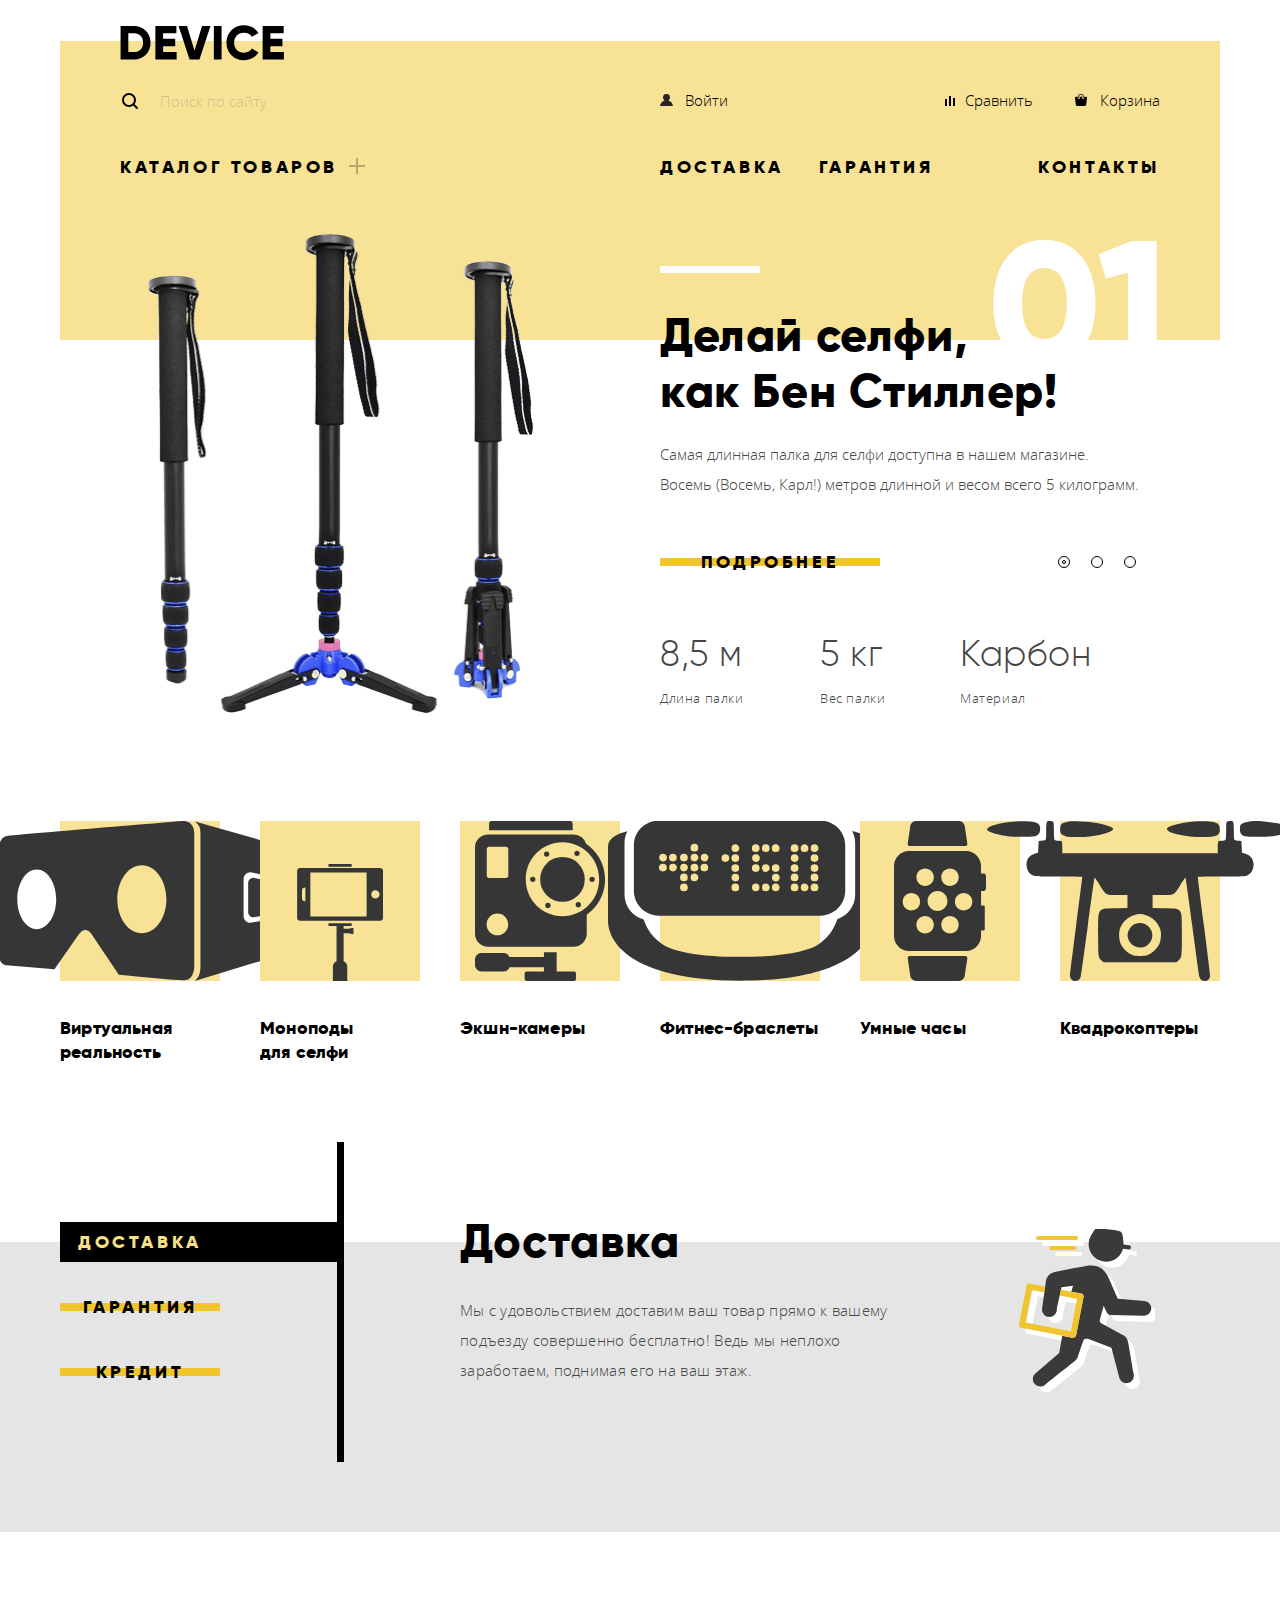
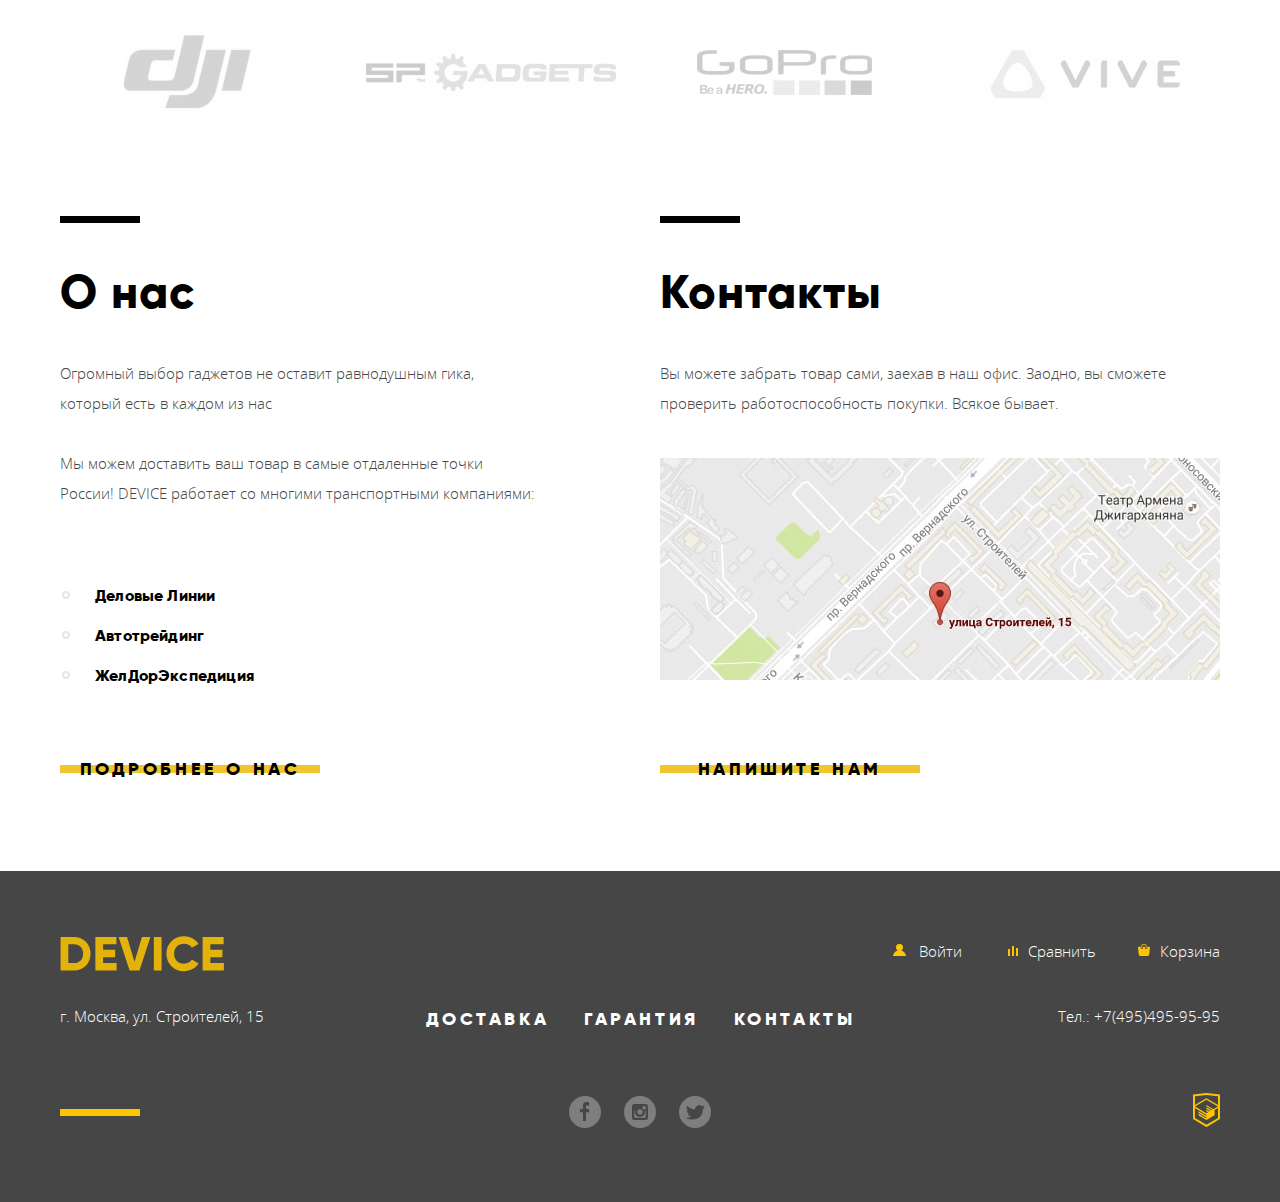
<file: index.html>
<!DOCTYPE html>
<html lang="ru">

<head>
  <meta charset="UTF-8">
  <meta name="viewport" content="width=device-width, initial-scale=1.0">
  <meta http-equiv="X-UA-Compatible" content="ie=edge">
  <title>Интернет-магазин Device</title>
  <link rel="stylesheet" href="css/normalize.css">
  <link rel="stylesheet" href="css/style.css">
</head>

<body>
  <!-- Header -->
  <header class="main-header">
    <div class="container">

      <div class="main-header__logotype-wrap">
        <div class="main-header__logotype">
          <a href="index.html" class="main-header__logo">
            <img src="img/header/device.svg" width="164" height="36" alt="Логотип магазина Device">
          </a>
        </div>
      </div>

      <div class="main-header__container">
        <div class="main-header__row">
          <div class="main-header__search">
            <input type="text" class="user-search" id="search" placeholder="Поиск по сайту">
            <label for="search" class="search-button">Найти</label>
          </div>

          <ul class="user-menu">
            <li>
              <ul class="user-menu__login">
                <li>
                  <a class="login__in" href="#">Войти</a>
                </li>
              </ul>
            </li>

            <li>
              <ul class="user-menu__other">
                <li>
                  <a class="user-menu__compare" href="#">Сравнить</a>
                </li>
                <li>
                  <a class="user-menu__cart" href="#">Корзина</a>
                </li>
              </ul>
            </li>
          </ul>
        </div>

        <div class="main-header__row">
          <ul class="catalog-menu">
            <li>
              <a class="catalog-menu__button menu-link--bold" href="#">Каталог
                товаров</a>
              <ul class="catalog-menu__list">
                <li>
                  <ul>
                    <li>
                      <a href="#">Виртуальная реальность</a>
                    </li>
                    <li>
                      <a href="#">Моноподы для селфи</a>
                    </li>
                    <li>
                      <a href="#">Экшн-камеры</a>
                    </li>
                  </ul>
                </li>
                <li>
                  <ul>
                    <li>
                      <a href="#">Фитнес-браслеты</a>
                    </li>
                    <li>
                      <a href="#">Умные часы</a>
                    </li>
                  </ul>
                </li>
                <li>
                  <ul>
                    <li>
                      <a href="#">Квадрокоптеры</a>
                    </li>
                  </ul>
                </li>
              </ul>
            </li>
          </ul>

          <ul class="site-menu">
            <li>
              <ul class="site-menu__dg">
                <li>
                  <a class="menu-link--bold" href="#">Доставка</a>
                </li>
                <li>
                  <a class="menu-link--bold" href="#">Гарантия</a>
                </li>
              </ul>
            </li>
            <li>
              <ul class="site-menu__contacts">
                <li>
                  <a class="menu-link--bold" href="#">Контакты</a>
                </li>
              </ul>
            </li>
          </ul>
        </div>
      </div>
    </div>
  </header>

  <!-- Main -->
  <main>
    <div class="container">
      <input class="visually-hidden" id="product-1" type="radio" name="slider" checked>
      <input class="visually-hidden" id="product-2" type="radio" name="slider">
      <input class="visually-hidden" id="product-3" type="radio" name="slider">
      <h1 class="visually-hidden">Интернет-магазин Device</h1>
      <section class="slider">
        <h2 class="visually-hidden">Слайдер</h2>
        <div class="slider-controls">
          <label for="product-1">
            <span class="visually-hidden">Первый слайд</span>
          </label>
          <label for="product-2">
            <span class="visually-hidden">Первый слайд</span>
          </label>
          <label for="product-3">
            <span class="visually-hidden">Первый слайд</span>
          </label>
        </div>

        <ul class="slider-list">
          <li class="slider-item" id="slider-1">
            <div class="slider-column--left">
              <img src="img/slider/slider-1.png" width="386" height="486" alt="Палка для селфи">
            </div>
            <div class="slider-column--right">
              <h3>Делай селфи,<br> как Бен Стиллер!</h3>
              <p class="slider-number">01</p>
              <p>Самая длинная палка для селфи доступна в нашем магазине. Восемь (Восемь, Карл!)
                метров
                длинной и весом всего 5 килограмм.</p>
              <a href="#" class="btn">Подробнее</a>
              <table class="descriptions">
                <tr>
                  <td>8,5 м</td>
                  <td>5 кг</td>
                  <td>Карбон</td>
                </tr>
                <tr>
                  <td>Длина палки</td>
                  <td>Вес палки</td>
                  <td>Материал</td>
                </tr>
              </table>
            </div>
          </li>

          <li class="slider-item" id="slider-2">
            <div class="slider-column--left"><img src="img/slider/slider-2.png" width="345"
                height="485" alt="Фитнес-браслет"></div>
            <div class="slider-column--right">
              <h3>Худеем<br> правильно!</h3>
              <p class="slider-number">02</p>
              <p>Мотивирующие фитнес-браслет помогут найти в себе силы не пропускать занятия и
                соблюдать
                диету.</p>
              <a href="#" class="btn">Подробнее</a>
              <table class="descriptions">
                <tr>
                  <td>48 часов</td>
                </tr>
                <tr>
                  <td>Без подзарядки</td>
                </tr>
              </table>
            </div>
          </li>

          <li class="slider-item" id="slider-3">
            <div class="slider-column--left">
              <img src="img/slider/slider-3.png" width="526" height="334" alt="Квадрокоптер">
            </div>
            <div class="slider-column--right">
              <h3>Порхает как бабочка,<br> жалит как пчела!</h3>
              <p class="slider-number">03</p>
              <p>Этот обычный, на первый взгляд, квадрокоптер оснащен мощным лазером,
                замаскированным
                под
                стандартную камеру.</p>
              <a href="#" class="btn">Подробнее</a>
              <table class="descriptions">
                <tr>
                  <td>800 метров</td>
                  <td>50 метров</td>
                </tr>
                <tr>
                  <td>Дальность полёта</td>
                  <td>Радиус поражение</td>
                </tr>
              </table>
            </div>
          </li>
        </ul>
      </section>

      <section class="popular">
        <h2 class="visually-hidden">Популярные товары</h2>
        <ul class="popular__list">
          <li class="popular__item">
            <a href="catalog.html">
              <div>
                <img src="img/popular/popular-1.svg" alt="Виртуальная реальность">
              </div>
              <p>Виртуальная реальность</p>
            </a>
          </li>
          <li class="popular__item">
            <a href="catalog.html">
              <div>
                <img src="img/popular/popular-2.svg" alt="Моноподы для селфи">
              </div>
              <p>Моноподы</br> для селфи</p>
            </a>
          </li>
          <li class="popular__item">
            <a href="catalog.html">
              <div>
                <img src="img/popular/popular-3.svg" alt="Экшн-камеры">
              </div>
              <p>Экшн-камеры</p>
            </a>
          </li>
          <li class="popular__item">
            <a href="catalog.html">
              <div>
                <img src="img/popular/popular-4.svg" alt="Фитнес-браслеты">
              </div>
              <p>Фитнес-браслеты</p>
            </a>
          </li>
          <li class="popular__item">
            <a href="catalog.html">
              <div>
                <img src="img/popular/popular-5.svg" alt="Умные часы">
              </div>
              <p>Умные часы</p>
            </a>
          </li>
          <li class="popular__item">
            <a href="catalog.html">
              <div>
                <img src="img/popular/popular-6.svg" alt="Квадрокоптеры">
              </div>
              <p>Квадрокоптеры</p>
            </a>
          </li>
        </ul>
      </section>
    </div>

    <section class="services">
      <div class="container">
        <h2 class="visually-hidden">Сервисы</h2>
        <input class="visually-hidden" type="radio" name="service" id="delivery" value="delivery"
          checked>
        <input class="visually-hidden" type="radio" name="service" id="warranty" value="warranty">
        <input class="visually-hidden" type="radio" name="service" id="credit" value="credit">
        <div class="service-wrap">
          <div class="service__list">
            <label for="delivery" class="btn btn__service btn__service--checked">
              Доставка
            </label>
            <label for="warranty" class="btn btn__service">
              Гарантия
            </label>
            <label for="credit" class="btn btn__service">
              Кредит
            </label>
          </div>

          <div class="service service__delivery current-service">
            <h3>Доставка</h3>
            <p>Мы с удовольствием доставим ваш товар прямо к вашему подъезду совершенно бесплатно!
              Ведь мы неплохо заработаем, поднимая его на ваш этаж.</p>
          </div>
          <div class="service service__warranty">
            <h3>Гарантия</h3>
            <p>Если из-за возгорания купленного у нас товара у вас сгорит дом - не переживайте, мы
              выдадим вам новый. Товар, не дом конечно же.</p>
          </div>
          <div class="service service__credit">
            <h3>Кредит</h3>
            <p>Залезть в долговую яму стало проще! Кредитные консультанты подберут для вас наиболее
              выгодные условия кредита. Выгодные для нашего банка разумеется.</p>
          </div>
        </div>
      </div>
    </section>


    <section class="logotypes">
      <div class="container">
        <h2 class="visually-hidden">Логотипы</h2>
        <ul class="logo__list">
          <li class="logo__item">
            <a href="#">
              <img src="img/logotypes/logo-1.jpg" alt="DJI">
            </a>
          </li>
          <li class="logo__item">
            <a href="#">
              <img src="img/logotypes/logo-2.jpg" alt="SPGadgets">
            </a>
          </li>
          <li class="logo__item">
            <a href="#">
              <img src="img/logotypes/logo-3.jpg" alt="GoPro">
            </a>
          </li>
          <li class="logo__item">
            <a href="#">
              <img src="img/logotypes/logo-4.jpg" alt="Vive">
            </a>
          </li>
        </ul>
      </div>
    </section>

    <section class="info">
      <div class="container">
        <h2 class="visually-hidden">Информация</h2>
        <div class="info-wrapper">
          <section class="info__about">
            <h3>О нас</h3>
            <p>Огромный выбор гаджетов не оставит равнодушным гика, который есть в каждом из нас</p>
            <p>Мы можем доставить ваш товар в самые отдаленные точки России! DEVICE работает со
              многими транспортными компаниями:</p>
            <ul class="transport__list">
              <li class="transport__item">Деловые Линии</li>
              <li class="transport__item">Автотрейдинг</li>
              <li class="transport__item">ЖелДорЭкспедиция</li>
            </ul>
            <a href="about.html" class="btn">Подробнее о нас</a>
          </section>

          <section class="info__contacts">
            <h3>Контакты</h3>
            <p>Вы можете забрать товар сами, заехав в наш офис. Заодно, вы сможете проверить
              работоспособность покупки. Всякое бывает.</p>
            <a class="info__map">
              <img src="img/contact/map.jpg"
                alt="Офис компании по адресу ул. Строителей 15, Москва">
            </a>
            <button class="btn btn__write">Напишите нам</button>
          </section>
        </div>
      </div>
    </section>

  </main>

  <!-- Footer -->
  <footer class="main-footer">
    <div class="container">
      <div class="main-footer__wrap">
        <div class="main-footer__column-one">
          <a href="index.html" class="main-footer__logo">
            <img src="img/footer/device.svg" alt="Логотип магазина Device">
          </a>
          <p>г. Москва, ул. Строителей, 15</p>
        </div>

        <div class="main-footer__column-two">
          <ul class="user-menu__login">
            <li class="login__in">
              <a href="#">Войти</a>
            </li>
          </ul>

          <ul class="site-menu">
            <li>
              <a class="menu-link--bold" href="#">Доставка</a>
            </li>
            <li>
              <a class="menu-link--bold" href="#">Гарантия</a>
            </li>
            <li>
              <a class="menu-link--bold" href="#">Контакты</a>
            </li>
          </ul>

          <ul class="social__buttons">
            <li>
              <a href="#" class="social__button social__button--facebook">
                <span class="visually-hidden">Facebook</span>
                <svg version="1.1" id="Layer_1" xmlns="http://www.w3.org/2000/svg"
                  xmlns:xlink="http://www.w3.org/1999/xlink" x="0px" y="0px" width="32px"
                  height="32px" viewBox="0 0 32 32" enable-background="new 0 0 32 32"
                  xml:space="preserve">
                  <path fill="#FFFFFF"
                    d="M16,0C7.164,0,0,7.163,0,16s7.164,16,16,16c8.837,0,16-7.164,16-16S24.837,0,16,0z M20.062,9.455h-3.021
	v3.444h3.021v3.445h-3.021v8.61h-3.021v-8.61H11v-3.445h3.021V9.455c0-1.902,1.353-3.445,3.021-3.445h3.021V9.455z" />
                </svg>
              </a>
            </li>
            <li>
              <a href="#" class="social__button social__button--instagram">
                <span class="visually-hidden">Instagram</span>
                <svg version="1.1" id="Layer_1" xmlns="http://www.w3.org/2000/svg"
                  xmlns:xlink="http://www.w3.org/1999/xlink" x="0px" y="0px" width="32px"
                  height="32px" viewBox="0 0 32 32" enable-background="new 0 0 32 32"
                  xml:space="preserve">
                  <g>
                    <path fill="#FFFFFF" d="M20.916,16c0,2.728-2.211,4.938-4.938,4.938S11.039,18.728,11.039,16c0-0.394,0.051-0.773,0.138-1.14
		h-0.897v6.838h11.396V14.86h-0.897C20.865,15.227,20.916,15.606,20.916,16z" />
                    <path fill="#FFFFFF" d="M15.978,18.659c1.466,0,2.659-1.193,2.659-2.659s-1.193-2.659-2.659-2.659
		c-1.466,0-2.659,1.193-2.659,2.659S14.511,18.659,15.978,18.659z" />
                    <rect x="18.637" y="10.302" fill="#FFFFFF" width="3.039" height="3.039" />
                    <path fill="#FFFFFF" d="M16,0C7.164,0,0,7.164,0,16c0,8.837,7.164,16,16,16c8.837,0,16-7.163,16-16C32,7.164,24.837,0,16,0z
		 M23.955,21.698c0,1.254-1.025,2.279-2.279,2.279H10.279C9.026,23.978,8,22.952,8,21.698V10.302c0-1.253,1.026-2.279,2.279-2.279
		h11.396c1.254,0,2.279,1.026,2.279,2.279V21.698z" />
                  </g>
                </svg>
              </a>
            </li>
            <li>
              <a href="#" class="social__button social__button--twitter">
                <span class="visually-hidden">Twitter</span>
                <svg version="1.1" xmlns="http://www.w3.org/2000/svg"
                  xmlns:xlink="http://www.w3.org/1999/xlink" x="0px" y="0px" width="32px"
                  height="32px" viewBox="0 0 32 32" enable-background="new 0 0 32 32"
                  xml:space="preserve">
                  <path fill="#FFFFFF"
                    d="M16,0C7.164,0,0,7.164,0,16c0,8.837,7.164,16,16,16c8.837,0,16-7.163,16-16C32,7.164,24.837,0,16,0z
                  M23.944,12.809c-0.251,6.516-3.463,10.832-10.992,10.702c-0.14,0-0.205,0-0.233,0c-0.015,0-0.021,0-0.021,0
                 c-0.029,0-0.094,0-0.232,0c-0.447,0-4.543-0.443-5.344-1.823c2.479,0.19,4.247-0.406,5.12-1.136
                 c-1.048-0.289-2.923-0.461-3.251-2.848c0.384,0.104,0.618,0.221,1.299,0.113c-1.307-0.824-2.758-1.519-2.679-3.643
                 c0.311,0.317,1.164,0.518,1.46,0.457c-0.768-0.233-2.149-3.244-0.974-4.781c1.984,1.79,4.075,3.482,7.804,3.643
                 c0.227-2.214,1.24-3.699,3.168-4.325c1.84-0.479,3.255,0.26,3.901,1.138c0.737-0.224,1.453-0.466,2.193-0.685
                 c-0.004,0.833-0.569,1.463-0.935,1.709c0.747,0.165,1.423-0.475,1.423-0.475C25.467,11.818,24.557,12.58,23.944,12.809z" />
                </svg>
              </a>
            </li>
          </ul>
        </div>

        <div class="main-footer__column-three">
          <ul class="main-footer__user-menu">
            <li>
              <a class="user-menu__compare" href="#">Сравнить</a>
            </li>
            <li>
              <a class="user-menu__cart" href="#">Корзина</a>
            </li>
          </ul>
          <p class="main-footer__tel">Тел.: +7(495)495-95-95</p>
          <p class="copyright">
            <a href="https://htmlacademy.ru">
              <span class="visually-hidden">HTML Academy</span>
              <svg xmlns="http://www.w3.org/2000/svg" width="26.943" height="34.09"
                viewBox="0 0 26.943 34.09">
                <path fill="#FFC600"
                  d="M13.62.017L13.472 0 0 1.412v24.661l13.473 8.017 13.43-7.99.042-.025V1.412L13.62.017zm11.399 12.11L13.495 5.334l-.001-.104-.087.05-.088-.056v.109L1.925 12.118V3.147l11.548-1.212L25.02 3.147v8.98zm-11.614-5.34L24.923 13.5l-4.479 2.64-7.093-4.221-.014 1.415 5.904 3.513-.86.507-5.03-2.992-.014 1.415 3.827 2.275-.782.523-3.031-1.787-.014 1.413 1.853 1.091-1.8 1.081-11.356-6.751 11.371-6.835zm-11.48 8.34l11.411 6.791.016 1.044-7.942-4.728-.015 1.416 7.979 4.795.018 1.076-7.973-4.74-.013 1.414 8.021 4.822.046.025 8.143-4.872-.011-5.177 3.415-2.036v10.021L13.472 31.85 1.925 24.979v-9.852z" />
              </svg>
            </a>
          </p>
        </div>
      </div>
    </div>
  </footer>

  <section class="modal modal__write_us">
    <h2 class="visually-hidden">Форма отправки сообщения</h2>
    <form class="write__form" action="https://echo.htmlacademy.ru" method="post">
      <p class="write__item">
        <label for="name">Ваше имя:</label>
        <input id="name" type="text" placeholder="Имя Фамилия">
      </p>
      <p class="write__item">
        <label for="email">Ваш e-mail:</label>
        <input id="email" type="email" placeholder="email@example.com">
      </p>
      <p class="write__item">
        <label for="message">Текст письма:</label>
        <textarea name="message" id="message" cols="30" rows="5"
          placeholder="В свободной форме"></textarea>
      </p>
      <button class="btn btn__submit" type="submit">Отправить</button>
    </form>
    <button class="modal__close" type="button">Закрыть</button>
  </section>

  <section class="modal modal__map">
    <h2 class="visually-hidden">Как до нас добраться</h2>
    <iframe src="https://yandex.ru/map-widget/v1/-/CKQ3N0iQ" width="960" height="560"
      frameborder="1" allowfullscreen="true"></iframe>
    <p>
      <img src="img/contact/map-big.jpg" width="960" height="560"
        alt="Офис компании по адресу ул. Строителей 15, Москва">
    </p>
    <button class="modal__close">Закрыть</button>
  </section>
  <script src="js/app.js"></script>
</body>

</html>
</file>
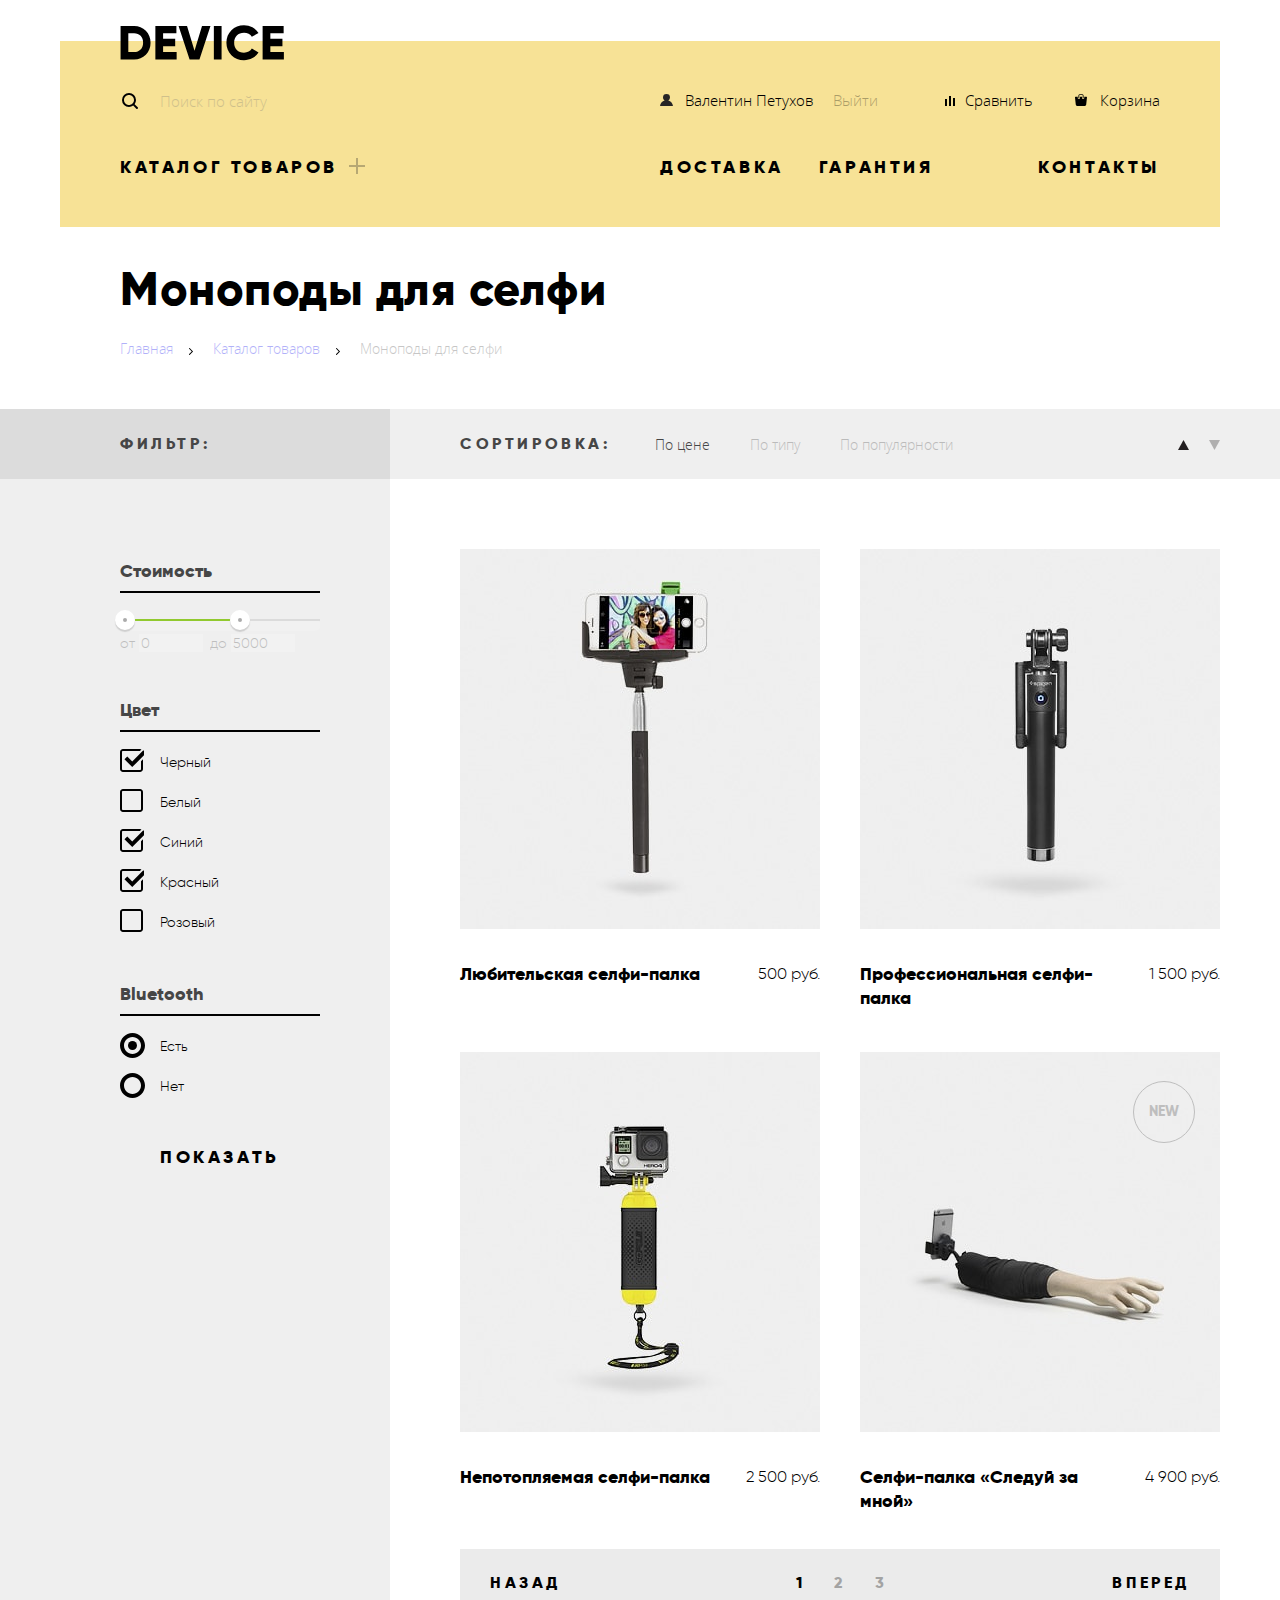
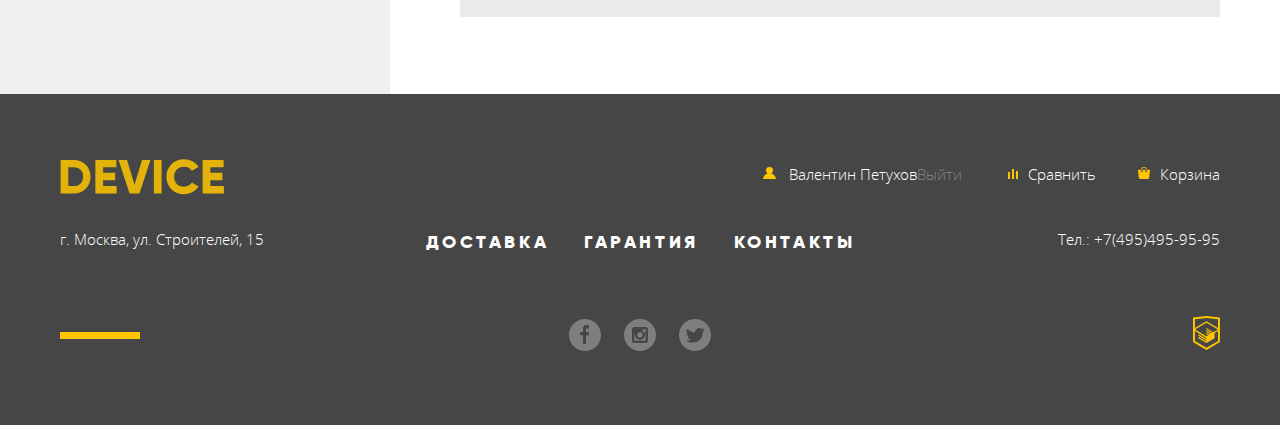
<file: catalog.html>
<!DOCTYPE html>
<html lang="ru">

<head>
  <meta charset="UTF-8">
  <meta name="viewport" content="width=device-width, initial-scale=1.0">
  <meta http-equiv="X-UA-Compatible" content="ie=edge">
  <title>Каталог</title>
  <link rel="stylesheet" href="css/normalize.css">
  <link rel="stylesheet" href="css/style.css">
</head>

<body class="inner-page">
  <!-- Header -->
  <header class="main-header">
    <div class="container">

      <div class="main-header__logotype-wrap">
        <div class="main-header__logotype">
          <a href="index.html" class="main-header__logo">
            <img src="img/header/device.svg" width="164" height="36" alt="Логотип магазина Device">
          </a>
        </div>
      </div>

      <div class="main-header__container">
        <div class="main-header__row">
          <div class="main-header__search">
            <input type="text" class="user-search" id="search" placeholder="Поиск по сайту">
            <label for="search" class="search-button">Найти</label>
          </div>

          <ul class="user-menu">
            <li>
              <ul class="user-menu__login">
                <li>
                  <a class="login__in login__profile" href="#">Валентин Петухов</a>
                </li>
                <li>
                  <a class="login__out" href="#">Выйти</a>
                </li>
              </ul>
            </li>

            <li>
              <ul class="user-menu__other">
                <li>
                  <a class="user-menu__compare" href="#">Сравнить</a>
                </li>
                <li>
                  <a class="user-menu__cart" href="#">Корзина</a>
                </li>
              </ul>
            </li>
          </ul>
        </div>

        <div class="main-header__row">
          <ul class="catalog-menu">
            <li>
              <a class="catalog-menu__button menu-link--bold" href="#">Каталог
                товаров</a>
              <ul class="catalog-menu__list">
                <li>
                  <ul>
                    <li>
                      <a href="#">Виртуальная реальность</a>
                    </li>
                    <li>
                      <a href="#">Моноподы для селфи</a>
                    </li>
                    <li>
                      <a href="#">Экшн-камеры</a>
                    </li>
                  </ul>
                </li>
                <li>
                  <ul>
                    <li>
                      <a href="#">Фитнес-браслеты</a>
                    </li>
                    <li>
                      <a href="#">Умные часы</a>
                    </li>
                  </ul>
                </li>
                <li>
                  <ul>
                    <li>
                      <a href="#">Квадрокоптеры</a>
                    </li>
                  </ul>
                </li>
              </ul>
            </li>
          </ul>

          <ul class="site-menu">
            <li>
              <ul class="site-menu__dg">
                <li>
                  <a class="menu-link--bold" href="#">Доставка</a>
                </li>
                <li>
                  <a class="menu-link--bold" href="#">Гарантия</a>
                </li>
              </ul>
            </li>
            <li>
              <ul class="site-menu__contacts">
                <li>
                  <a class="menu-link--bold" href="#">Контакты</a>
                </li>
              </ul>
            </li>
          </ul>
        </div>
      </div>
    </div>
  </header>

  <!-- Main -->
  <main class="main-catalog">
    <div class="container">
      <div class="main__wrap">
        <h1>Моноподы для селфи</h1>
        <ul class="breadcrumbs">
          <li><a href="index.html">Главная</a></li>
          <li><a href="catalog.html">Каталог товаров</a></li>
          <li class="breadcrumbs__current">Моноподы для селфи</li>
        </ul>
      </div>

      <div class="main__container">
        <section class="filters">
          <h3>Фильтр:</h3>
          <form action="https://echo.htmlacademy.ru" method="get">
            <fieldset class="filter-item">
              <legend>Стоимость</legend>
              <div class="range-filter">
                <div class="range-controls">
                  <div class="scale">
                    <div class="bar"></div>
                  </div>
                  <div class="toggle toggle-min"></div>
                  <div class="toggle toggle-max"></div>
                </div>
                <div class="price-controls">
                  <label class="min-price">
                    от
                    <input type="text" name="min-price" value="0" readonly>
                  </label>
                  <label class="max-price">
                    до
                    <input type="text" class="max-price" value="5000" readonly>
                  </label>
                </div>
              </div>
            </fieldset>

            <fieldset class="filter-item filter-item__color">
              <legend>Цвет</legend>
              <p>
                <input class="visually-hidden" type="checkbox" name="black" id="black" checked>
                <label for="black">Черный</label>
              </p>
              <p>
                <input class="visually-hidden" type="checkbox" name="white" id="white">
                <label for="white">Белый</label>
              </p>
              <p>
                <input class="visually-hidden" type="checkbox" name="blue" id="blue" checked>
                <label for="blue">Синий</label>
              </p>
              <p>
                <input class="visually-hidden" type="checkbox" name="red" id="red" checked>
                <label for="red">Красный</label>
              </p>
              <p>
                <input class="visually-hidden" type="checkbox" name="pink" id="pink">
                <label for="pink">Розовый</label>
              </p>
            </fieldset>

            <fieldset class="filter-item filter-item__bluetooth">
              <legend>Bluetooth</legend>
              <p>
                <input type="radio" name="bluetooth" id="has" class="visually-hidden" checked>
                <label for="has">Есть</label>
              </p>
              <p>
                <input type="radio" name="bluetooth" id="no_has" class="visually-hidden">
                <label for="no_has">Нет</label>
              </p>
            </fieldset>
            <button class="btn btn__filter" type="submit">Показать</button>
          </form>
        </section>

        <section class="catalog">
          <h2 class="visually-hidden">Список товаров</h2>
          <nav class="sorting">
            <h3>Сортировка:</h3>

            <ul class="sort__list">
              <li class="sort__item">
                <input type="radio" name="sort" class="visually-hidden" value="price"
                  id="sort__price" checked>
                <label for="sort__price">По цене</label>
              </li>
              <li class="sort__item">
                <input type="radio" name="sort" class="visually-hidden" value="type"
                  id="sort__type">
                <label for="sort__type">По типу</label>
              </li>
              <li class="sort__item">
                <input type="radio" name="sort" class="visually-hidden" value="popular"
                  id="sort__popular">
                <label for="sort__popular">По популярности</label>
              </li>
            </ul>

            <ul class="sorting__list">
              <li class="sorting__item">
                <input type="radio" name="sorting" value="low" id="sorting__low"
                  class="visually-hidden" checked>
                <label for="sorting__low" class="sorting__low">
                  <svg xmlns="http://www.w3.org/2000/svg" width="11" height="10"
                    viewBox="0 0 11 10">
                    <path fill="#231F20" d="M5.5 0L0 10h11z" /></svg>
                  <span class="visually-hidden">
                    Сортировка по возрастанию
                  </span>
                </label>
              </li>
              <li class="sorting__item">
                <input type="radio" name="sorting" value="high" id="sorting__high"
                  class="visually-hidden">
                <label for="sorting__high" class="sorting__high">
                  <svg xmlns="http://www.w3.org/2000/svg" width="11" height="10"
                    viewBox="0 0 11 10">
                    <path fill="#231F20" d="M5.5 10L0 0h11" /></svg>
                  <span class="visually-hidden">
                    Сортировка по
                    убыванию
                  </span>
                </label>
              </li>
            </ul>
          </nav>

          <ul class="catalog__list">
            <li class="catalog__item">
              <div class="catalog__item__card">
                <a href="catalog-item.html">
                  <h3>
                    <span class="catalog__item__title">Любительская селфи-палка</span>
                    <span class="catalog__item__price">500 руб.</span>
                  </h3>
                </a>
                <p class="catalog__item__image">
                  <img src="img/catalog/item-1.jpg" width="360" height="380"
                    alt="Любительская селфи-палка»">
                </p>
              </div>
              <p class="catalog__item__actions">
                <a href="#" class="btn btn__basket">В корзину</a>
                <a href="#" class="button__compare">Добавить к сравнению</a>
              </p>
            </li>

            <li class="catalog__item">
              <div class="catalog__item__card">
                <a href="catalog-item.html">
                  <h3>
                    <span class="catalog__item__title">Профессиональная селфи-палка</span>
                    <span class="catalog__item__price">1 500 руб.</span>
                  </h3>
                </a>
                <p class="catalog__item__image">
                  <img src="img/catalog/item-2.jpg" width="360" height="380"
                    alt="Профессиональная селфи-палка">
                </p>
              </div>
              <p class="catalog__item__actions">
                <a href="#" class="btn btn__basket">В корзину</a>
                <a href="#" class="button__compare">Добавить к сравнению</a>
              </p>
            </li>

            <li class="catalog__item">
              <div class="catalog__item__card">
                <a href="catalog-item.html">
                  <h3>
                    <span class="catalog__item__title">Непотопляемая селфи-палка</span>
                    <span class="catalog__item__price">2 500 руб.</span>
                  </h3>
                </a>
                <p class="catalog__item__image">
                  <img src="img/catalog/item-3.jpg" width="360" height="380"
                    alt="Непотопляемая селфи-палка">
                </p>
              </div>
              <p class="catalog__item__actions">
                <a href="#" class="btn btn__basket">В корзину</a>
                <a href="#" class="button__compare">Добавить к сравнению</a>
              </p>
            </li>

            <li class="catalog__item">
              <div class="catalog__item__card">
                <a href="catalog-item.html">
                  <h3>
                    <span class="catalog__item__title">Селфи-палка «Следуй за мной»</span>
                    <span class="catalog__item__price">4 900 руб.</span>
                  </h3>
                </a>
                <p class="catalog__item__image">
                  <img src="img/catalog/item-4.jpg" width="360" height="380"
                    alt="Селфи-палка «Следуй за мной»">
                </p>
              </div>
              <p class="item__new">new</p>
              <p class="catalog__item__actions">
                <a href="#" class="btn btn__basket">В корзину</a>
                <a href="#" class="button__compare">Добавить к сравнению</a>
              </p>
            </li>
          </ul>

          <section class="pagination">
            <h3 class="visually-hidden">Навигация по страницам</h3>
            <ul class="pagination__list">
              <li>
                <a href="#" class="page-btn btn-back"><span>Назад</span></a>
              </li>
              <li>
                <ul class="pagination__pages">
                  <li>
                    <a href="#" class="pagination__page page-btn page-current">1</a>
                  </li>
                  <li>
                    <a href="#" class="pagination__page page-btn">2</a>
                  </li>
                  <li>
                    <a href="#" class="pagination__page page-btn">3</a>
                  </li>
                </ul>
              </li>
              <li>
                <a href="#" class="page-btn btn-next"><span>Вперед</span></a>
              </li>
            </ul>
          </section>
        </section>

      </div>
    </div>
  </main>

  <!-- Footer -->
  <footer class="main-footer">
    <div class="container">
      <div class="main-footer__wrap">
        <div class="main-footer__column-one">
          <a href="index.html" class="main-footer__logo">
            <img src="img/footer/device.svg" alt="Логотип магазина Device">
          </a>
          <p>г. Москва, ул. Строителей, 15</p>
        </div>

        <div class="main-footer__column-two">
          <ul class="user-menu__login">
            <li class="login__in login__profile">
              <a href="#">Валентин Петухов</a>
            </li>
            <li class="login__out">
              <a href="#">Выйти</a>
            </li>
          </ul>

          <ul class="site-menu">
            <li>
              <a class="menu-link--bold" href="#">Доставка</a>
            </li>
            <li>
              <a class="menu-link--bold" href="#">Гарантия</a>
            </li>
            <li>
              <a class="menu-link--bold" href="#">Контакты</a>
            </li>
          </ul>

          <ul class="social__buttons">
            <li>
              <a href="#" class="social__button social__button--facebook">
                <span class="visually-hidden">Facebook</span>
                <svg version="1.1" id="Layer_1" xmlns="http://www.w3.org/2000/svg"
                  xmlns:xlink="http://www.w3.org/1999/xlink" x="0px" y="0px" width="32px"
                  height="32px" viewBox="0 0 32 32" enable-background="new 0 0 32 32"
                  xml:space="preserve">
                  <path fill="#FFFFFF"
                    d="M16,0C7.164,0,0,7.163,0,16s7.164,16,16,16c8.837,0,16-7.164,16-16S24.837,0,16,0z M20.062,9.455h-3.021
	v3.444h3.021v3.445h-3.021v8.61h-3.021v-8.61H11v-3.445h3.021V9.455c0-1.902,1.353-3.445,3.021-3.445h3.021V9.455z" />
                </svg>
              </a>
            </li>
            <li>
              <a href="#" class="social__button social__button--instagram">
                <span class="visually-hidden">Instagram</span>
                <svg version="1.1" id="Layer_1" xmlns="http://www.w3.org/2000/svg"
                  xmlns:xlink="http://www.w3.org/1999/xlink" x="0px" y="0px" width="32px"
                  height="32px" viewBox="0 0 32 32" enable-background="new 0 0 32 32"
                  xml:space="preserve">
                  <g>
                    <path fill="#FFFFFF" d="M20.916,16c0,2.728-2.211,4.938-4.938,4.938S11.039,18.728,11.039,16c0-0.394,0.051-0.773,0.138-1.14
		h-0.897v6.838h11.396V14.86h-0.897C20.865,15.227,20.916,15.606,20.916,16z" />
                    <path fill="#FFFFFF" d="M15.978,18.659c1.466,0,2.659-1.193,2.659-2.659s-1.193-2.659-2.659-2.659
		c-1.466,0-2.659,1.193-2.659,2.659S14.511,18.659,15.978,18.659z" />
                    <rect x="18.637" y="10.302" fill="#FFFFFF" width="3.039" height="3.039" />
                    <path fill="#FFFFFF" d="M16,0C7.164,0,0,7.164,0,16c0,8.837,7.164,16,16,16c8.837,0,16-7.163,16-16C32,7.164,24.837,0,16,0z
		 M23.955,21.698c0,1.254-1.025,2.279-2.279,2.279H10.279C9.026,23.978,8,22.952,8,21.698V10.302c0-1.253,1.026-2.279,2.279-2.279
		h11.396c1.254,0,2.279,1.026,2.279,2.279V21.698z" />
                  </g>
                </svg>
              </a>
            </li>
            <li>
              <a href="#" class="social__button social__button--twitter">
                <span class="visually-hidden">Twitter</span>
                <svg version="1.1" xmlns="http://www.w3.org/2000/svg"
                  xmlns:xlink="http://www.w3.org/1999/xlink" x="0px" y="0px" width="32px"
                  height="32px" viewBox="0 0 32 32" enable-background="new 0 0 32 32"
                  xml:space="preserve">
                  <path fill="#FFFFFF"
                    d="M16,0C7.164,0,0,7.164,0,16c0,8.837,7.164,16,16,16c8.837,0,16-7.163,16-16C32,7.164,24.837,0,16,0z
                  M23.944,12.809c-0.251,6.516-3.463,10.832-10.992,10.702c-0.14,0-0.205,0-0.233,0c-0.015,0-0.021,0-0.021,0
                 c-0.029,0-0.094,0-0.232,0c-0.447,0-4.543-0.443-5.344-1.823c2.479,0.19,4.247-0.406,5.12-1.136
                 c-1.048-0.289-2.923-0.461-3.251-2.848c0.384,0.104,0.618,0.221,1.299,0.113c-1.307-0.824-2.758-1.519-2.679-3.643
                 c0.311,0.317,1.164,0.518,1.46,0.457c-0.768-0.233-2.149-3.244-0.974-4.781c1.984,1.79,4.075,3.482,7.804,3.643
                 c0.227-2.214,1.24-3.699,3.168-4.325c1.84-0.479,3.255,0.26,3.901,1.138c0.737-0.224,1.453-0.466,2.193-0.685
                 c-0.004,0.833-0.569,1.463-0.935,1.709c0.747,0.165,1.423-0.475,1.423-0.475C25.467,11.818,24.557,12.58,23.944,12.809z" />
                </svg>
              </a>
            </li>
          </ul>
        </div>

        <div class="main-footer__column-three">
          <ul class="main-footer__user-menu">
            <li>
              <a class="user-menu__compare" href="#">Сравнить</a>
            </li>
            <li>
              <a class="user-menu__cart" href="#">Корзина</a>
            </li>
          </ul>
          <p class="main-footer__tel">Тел.: +7(495)495-95-95</p>
          <p class="copyright">
            <a href="https://htmlacademy.ru">
              <span class="visually-hidden">HTML Academy</span>
              <svg xmlns="http://www.w3.org/2000/svg" width="26.943" height="34.09"
                viewBox="0 0 26.943 34.09">
                <path fill="#FFC600"
                  d="M13.62.017L13.472 0 0 1.412v24.661l13.473 8.017 13.43-7.99.042-.025V1.412L13.62.017zm11.399 12.11L13.495 5.334l-.001-.104-.087.05-.088-.056v.109L1.925 12.118V3.147l11.548-1.212L25.02 3.147v8.98zm-11.614-5.34L24.923 13.5l-4.479 2.64-7.093-4.221-.014 1.415 5.904 3.513-.86.507-5.03-2.992-.014 1.415 3.827 2.275-.782.523-3.031-1.787-.014 1.413 1.853 1.091-1.8 1.081-11.356-6.751 11.371-6.835zm-11.48 8.34l11.411 6.791.016 1.044-7.942-4.728-.015 1.416 7.979 4.795.018 1.076-7.973-4.74-.013 1.414 8.021 4.822.046.025 8.143-4.872-.011-5.177 3.415-2.036v10.021L13.472 31.85 1.925 24.979v-9.852z" />
              </svg>
            </a>
          </p>
        </div>
      </div>
    </div>
  </footer>
</body>

</html>
</file>
<file: css/style.css>
@font-face {
  font-family: 'Open Sans';
  src: url('../fonts/opensans.woff2') format('woff2'),
    url('../fonts/opensans.woff') format('woff');
  font-weight: 400;
  font-style: normal;
}

@font-face {
  font-family: 'Open Sans';
  src: url('../fonts/opensanslight.woff2') format('woff2'),
    url('../fonts/opensanslight.woff') format('woff');
  font-weight: 300;
  font-style: normal;
}

@font-face {
  font-family: 'Gilroy ExtraBold';
  src: url('../fonts/gilroyextrabold.woff2') format('woff2'),
    url('../fonts/gilroyextrabold.woff') format('woff');
  font-weight: 800;
  font-style: normal;
}

@font-face {
  font-family: 'Gilroy Light';
  src: url('../fonts/gilroylight.woff2') format('woff2'),
    url('../fonts/gilroylight.woff') format('woff');
  font-weight: 300;
  font-style: normal;
}

@keyframes bounce {
  0% {
    transform: translateY(-2000px);
  }

  70% {
    transform: translateY(30px);
  }

  90% {
    transform: translateY(-10px);
  }

  100% {
    transform: translateY(0);
  }
}

.visually-hidden {
  position: absolute;
  width: 1px;
  height: 1px;
  margin: -1px;
  border: 0;
  padding: 0;
  clip: rect(0 0 0 0);
  overflow: hidden;
}

body {
  margin: 0;
  padding: 0;

  font-family: 'Open Sans', Arial, Helvetica, sans-serif;
  font-size: 15px;
  line-height: 30px;
  font-weight: 300;
  color: #464646;

  background-color: #ffffff;
}

.container {
  width: 1160px;
  margin: 0 auto;
  padding: 0 20px;
}

a {
  text-decoration: none;
}

ul {
  padding: 0;
  margin: 0;
  list-style: none;
}

h1 {
  padding: 0;
  margin: 0;
  font-family: 'Gilroy ExtraBold', Arial, Helvetica, sans-serif;
  font-size: 47px;
  line-height: 40px;
  font-weight: 900;
  letter-spacing: 0.50px;
  color: #000000;
}

.btn {
  position: relative;
  /* z-index: 1; */
  padding: 8px 0;

  font-family: 'Gilroy ExtraBold', Arial, Helvetica, sans-serif;
  font-size: 18px;
  line-height: 24px;
  font-weight: 900;
  text-align: center;
  vertical-align: middle;
  text-transform: uppercase;
  color: #000000;
  letter-spacing: 3.6px;

  transition: 0.3s;
}

.btn:hover,
.btn:focus,
.btn:active {
  background-color: #f0c52e;
}

.btn:active {
  color: rgba(0, 0, 0, 0.3);
}

.btn::before {
  content: '';

  position: absolute;
  top: 40%;
  left: 0;
  right: 0;
  bottom: 0;
  z-index: -1;

  width: 100%;
  margin: 0 auto;

  border-top: 8px solid #f0c52e;
}

.main-header {
  padding-top: 41px;
  /* margin-bottom: 40px; */
}

.main-header a {
  color: #000000;
}

.main-header a:hover,
.main-header a:focus {
  opacity: 0.6;
}

.main-header a:active {
  opacity: 0.3;
}

.main-header__logotype-wrap {
  position: relative;
}

.main-header__logotype {
  position: absolute;
  top: -16px;
  left: 60px;
}

.main-header__container {
  padding: 0 60px;
  padding-top: 44px;
  padding-bottom: 15px;
  background-color: #f7e296;
}

.main-header__row {
  display: flex;
  justify-content: space-between;
  margin-bottom: 30px;
}

.main-header__search {
  font-size: 0;
}

.user-search {
  position: relative;

  width: 355px;
  font-family: 'Open Sans', Arial, Helvetica, sans-serif;
  font-size: 15px;
  line-height: 30px;
  font-weight: 300;

  padding-bottom: 3px;
  padding-left: 40px;
  background-color: #f7e296;
  background-image: url("../img/header/search.svg");
  background-repeat: no-repeat;
  background-position: 2px 8px;
  border: none;
}

.user-search::placeholder {
  opacity: 0.3;
}

.user-search:hover::placeholder {
  opacity: 0.6;
}

.user-search:focus {
  border-bottom: 2px solid #000000;
}

.search-button {
  display: none;
  width: 355px;
  font-family: 'Open Sans', Arial, Helvetica, sans-serif;
  font-size: 15px;
  line-height: 30px;
  font-weight: 300;

  padding: 8px 20px;

  border: 2px solid #000000;
}

.user-search:focus+.search-button {
  display: inline;
}

.user-search:focus+.search-button:hover {
  color: #ffffff;
  background-color: #000000;
}

.user-search:focus+.search-button:active {
  color: rgba(255, 255, 255, 0.3);
  background-color: #000000;
}


.main-header .user-menu {
  display: flex;
  width: 500px;
}

.main-header .user-menu__login,
.main-header .user-menu__other {
  display: flex;
}

.main-header .user-menu__login {
  width: 255px;
  padding-left: 25px;
}

.main-header .user-menu__login li:not(:last-child) {
  margin-right: 20px;
}

.main-header .user-menu__login .login__in {
  position: relative;
}

.main-header .user-menu__login .login__in::before {
  content: "";
  position: absolute;
  top: 4px;
  left: -25px;
  width: 16px;
  height: 16px;
  background-image: url('../img/header/user.svg');
  background-repeat: no-repeat;
  background-position: 0 0;
}

.user-menu__login .login__out {
  opacity: 0.3;
}

.user-menu__login .login__out:hover,
.user-menu__login .login__out:focus {
  opacity: 0.6;
}

.user-menu__login .login__out:active {
  opacity: 0.2;
}

.main-header .user-menu__other {
  justify-content: space-between;
  width: 195px;
  margin-left: 25px;
}

.main-header .user-menu__compare {
  position: relative;
}

.main-header .user-menu__compare::before {
  content: "";
  position: absolute;
  top: 6px;
  left: -20px;
  width: 16px;
  height: 16px;
  background-image: url('../img/header/compare.svg');
  background-repeat: no-repeat;
  background-position: 0 0;
}

.main-header .user-menu__cart {
  position: relative;
}

.main-header .user-menu__cart::before {
  content: "";
  position: absolute;
  top: 4px;
  left: -25px;
  width: 16px;
  height: 16px;
  background-image: url('../img/header/cart.svg');
  background-repeat: no-repeat;
  background-position: 0 0;
}

.catalog-menu {
  width: 500px;
}

.site-menu {
  display: flex;
  justify-content: space-between;
  width: 500px;
}

.site-menu__dg {
  display: flex;
  width: 260px;
  margin-right: 20px;
}

.site-menu__dg li:not(:last-child) {
  margin-right: 35px;
}

.site-menu__contacts {
  display: flex;
  justify-content: flex-end;
  width: 220px;
}

.catalog-menu>li {
  position: relative;
}

.catalog-menu .menu-link--bold,
.site-menu .menu-link--bold {
  font-family: 'Gilroy ExtraBold', Arial, Helvetica, sans-serif;
  font-size: 18px;
  line-height: 24px;
  font-weight: 900;
  text-transform: uppercase;
  letter-spacing: 3.6px;
}

.catalog-menu__button {
  position: relative;
}

.catalog-menu__button::after {
  content: "";
  position: absolute;
  top: 2px;
  right: -27px;
  width: 16px;
  height: 16px;
  background-image: url('../img/header/plus.svg');
  background-repeat: no-repeat;
  background-position: 0 0;
  opacity: 0.3;
}

.catalog-menu__list {
  display: flex;
  flex-direction: row;
  justify-content: flex-start;
  flex-wrap: wrap;
  position: absolute;
  left: -60px;

  width: 1040px;
  height: 130px;
  padding: 15px 60px;
  margin: 0;

  background-color: #f7e296;

  z-index: 10;
}

.catalog-menu__list {
  display: none;
}

.catalog-menu>li:hover .catalog-menu__list,
.catalog-menu>li:focus .catalog-menu__list {
  display: flex;
}

.catalog-menu__list li {
  width: 220px;
}

.slider {
  position: relative;

  margin-bottom: 103px;
}

.slider-controls {
  position: absolute;
  top: 329px;
  right: 96px;
  z-index: 100;

  text-align: center;
  font-size: 0;
}

.slider-controls label {
  position: relative;
  margin-right: 33px;
}

.slider-controls label:last-child {
  margin-right: 0;
}

.slider-controls label::before {
  content: "";
  position: absolute;

  width: 10px;
  height: 10px;
  margin-right: 21px;
  border: 1px solid #000000;
  border-radius: 50%;

  cursor: pointer;
}

#product-1:checked~.slider label[for="product-1"]::after,
#product-2:checked~.slider label[for="product-2"]::after,
#product-3:checked~.slider label[for="product-3"]::after {
  content: "";

  position: absolute;
  top: -11px;
  left: 4px;
  z-index: 1;
  width: 2px;
  height: 2px;

  border: 1px solid #000000;
  border-radius: 50%;
}

#product-1:checked~.slider #slider-1,
#product-2:checked~.slider #slider-2,
#product-3:checked~.slider #slider-3 {
  display: flex;
}

.slider-list {
  margin: 0;
  padding: 0;

  list-style: none;
}

.slider-item {
  display: flex;
  justify-content: space-between;
  position: relative;

  display: none;
}

.slider-item::before {
  content: "";
  position: absolute;
  width: 100%;
  height: 113px;
  background-color: #f7e296;
  z-index: -1;
}

.slider-column--left {
  display: flex;
  justify-content: center;
  align-items: center;
  width: 560px;
}

.slider-column--right {
  padding-right: 80px;
  padding-top: 80px;
}

.slider-item h3 {
  position: relative;
  max-width: 503px;
  margin: 0;
  margin-bottom: 20px;


  font-family: 'Gilroy ExtraBold', Arial, Helvetica, sans-serif;
  font-size: 47px;
  line-height: 56px;
  font-weight: 900;
  letter-spacing: 0.6px;
  color: #000000;
}

.slider-item h3::before {
  content: "";
  position: absolute;
  top: -41px;
  width: 100px;
  height: 7px;
  background-color: #ffffff;
}

.slider-number {
  position: absolute;
  top: -12px;
  right: 50px;
  z-index: -1;
  font-family: 'Gilroy ExtraBold', Arial, Helvetica, sans-serif;
  font-size: 179.2px;
  font-weight: 900;
  line-height: 179.2px;
  letter-spacing: 0.6px;
  color: #ffffff;
  background-color: transparent;
}


.slider-item p {
  max-width: 480px;
  margin: 0;
  margin-bottom: 43px;

}

.slider-item .btn {
  /* padding: 8px 30px; */
  display: block;
  width: 220px;
  margin-bottom: 48px;
}

.slider-item img {
  max-width: 560px;
  max-height: 100%;
}

.slider-item .descriptions {
  width: 460px;
  border-collapse: collapse;
  border: 0;
}

.slider-item .descriptions tr:first-child {
  font-family: 'Gilroy Light', Arial, Helvetica, sans-serif;
  font-size: 36px;
  line-height: 48px;
  font-weight: 400;
  letter-spacing: 0.6px;

  padding-bottom: 10px;
}

.slider-item .descriptions tr:last-child {
  font-size: 13px;
  line-height: 20px;
  letter-spacing: 0.6px;
}

.slider-item .descriptions td {
  padding: 0;
  padding-bottom: 10px;
}

.slider-item .descriptions td:nth-child(1),
.slider-item .descriptions td:nth-child(3) {
  width: 160px;
}

.slider-item .descriptions td:nth-child(2) {
  width: 140px;
}


.inner-page .main__wrap {
  padding-left: 60px;
  padding-bottom: 8px;
}


.inner-page .main__wrap h1 {
  margin-top: 42px;
  margin-bottom: 28px;
}

.inner-page .main__container {
  display: flex;
  padding-left: 60px;
}

.breadcrumbs {
  display: flex;
  justify-content: flex-start;
  flex-wrap: wrap;

  padding: 0;
  margin: 0;
  margin-bottom: 40px;
}

.breadcrumbs li {
  position: relative;
  margin-right: 40px;

  font-size: 14px;
  line-height: 24px;
}

.breadcrumbs li::after {
  content: "";
  position: absolute;
  top: 11px;
  right: -20px;
  width: 4px;
  height: 7px;

  background-image: url("../img/nav-arrow.svg");
  background-repeat: no-repeat;
}

.breadcrumbs li:last-child {
  margin-right: 0;
}

.breadcrumbs a {
  font-size: 14px;
  line-height: 24px;
  opacity: 0.3;
}

.breadcrumbs a:visited {
  color: inherit;
}

.breadcrumbs a:hover,
.breadcrumbs a:focus {
  opacity: 0.6;
}

.breadcrumbs a:active {
  opacity: 0.1;
}

.breadcrumbs__current {
  opacity: 0.3;
}

.breadcrumbs__current::after {
  display: none;
}

.catalog-menu__list a {
  line-height: 36px;
}

.popular {
  margin-bottom: 60px;
}

.popular__list {
  display: flex;
  justify-content: space-between;
  padding: 0;
}

.popular__item {
  width: 160px;
}

.popular__list a {
  font-family: 'Gilroy ExtraBold', Arial, Helvetica, sans-serif;
  font-size: 18px;
  line-height: 24px;
  font-weight: 900;
  letter-spacing: 0.18px;
  color: #000000;
}

.popular__list div {
  display: flex;
  justify-content: center;
  height: 160px;

  background-color: #f7e296;
}

.popular__list div:hover,
.popular__list div:focus {
  background-color: #f0c52e;
}

.popular__list div:active>img {
  opacity: 0.3;
}

.popular__list p {
  margin-top: 35px;
}

.popular__item:nth-child(2) img {
  align-self: flex-end;
}

.services {
  position: relative;
  margin-bottom: 206px;
}

.services::before {
  content: "";
  position: absolute;
  top: 100px;
  z-index: -1;
  width: 100vw;
  height: 290px;
  background-color: #e5e5e5;
}

.service-wrap {
  display: flex;
}

.service__list {
  position: relative;
  display: flex;
  flex-direction: column;
  align-items: flex-start;
  width: 280px;
  margin-top: 80px;
  margin-right: 120px;
}

.service__list::after {
  content: "";
  position: absolute;
  top: -80px;
  right: -4px;
  width: 7px;
  height: 320px;
  background-color: #000000;
}

.service__list label {
  width: 160px;
  margin-bottom: 25px;
}

.service {
  display: none;
  width: 700px;
  padding-top: 75px;
}

#delivery:checked~.service-wrap .service__delivery,
#warranty:checked~.service-wrap .service__warranty,
#credit:checked~.service-wrap .service__credit {
  display: block;
}

.service h3,
.info h3 {
  padding: 0;
  margin: 0;
  font-family: 'Gilroy ExtraBold', Arial, Helvetica, sans-serif;
  font-size: 47px;
  line-height: 48px;
  font-weight: 900;
  letter-spacing: 1px;
  color: #000000;
}

.service h3 {
  margin-bottom: 30px;
}

.service p {
  width: 460px;
  letter-spacing: 0.3px;
}

.service__delivery,
.service__warranty,
.service__credit {
  position: relative;
}

.service__delivery::after,
.service__warranty::after,
.service__credit::after {
  content: "";
  position: absolute;

  right: 5px;

}

.service__delivery::after {
  top: 87px;
  background-image: url('../img/services/delivery.svg');
  width: 136px;
  height: 164px;
}

.service__warranty::after {
  top: 60px;
  background-image: url('../img/services/warranty.svg');
  width: 171px;
  height: 195px;
}

.service__credit::after {
  top: 60px;
  background-image: url('../img/services/credit.svg');
  width: 156px;
  height: 188px;
}

#delivery:checked~.service-wrap label[for="delivery"],
#warranty:checked~.service-wrap label[for="warranty"],
#credit:checked~.service-wrap label[for="credit"] {
  position: relative;
  color: #f7e184;
  background-color: #000000;
}


#delivery:checked~.service-wrap label[for="delivery"]::after,
#warranty:checked~.service-wrap label[for="warranty"]::after,
#credit:checked~.service-wrap label[for="credit"]::after {
  content: "";
  position: absolute;
  top: 0px;
  left: 120px;
  z-index: -1;
  width: 100%;
  height: 40px;
  color: #f7e184;
  background-color: #000000;
}

.logotypes {
  margin-bottom: 84px;
}

.logo__list {
  display: flex;
  justify-content: space-between;
}

.logo__item {
  opacity: 0.2;
  filter: grayscale(100);
}

.logo__item:hover,
.logo__item:focus {
  opacity: 1;
  filter: grayscale(0);
}

.info {
  margin-bottom: 82px;
}

.info h3 {
  padding-top: 52px;
  padding-bottom: 27px;
}

.info-wrapper {
  display: flex;
  justify-content: space-between;
}

.info__about,
.info__contacts {
  position: relative;
  width: 560px;
}

.info__about::before,
.info__contacts::before {
  content: "";
  position: absolute;
  top: 0px;
  width: 80px;
  height: 7px;
  background-color: #000000;
}

.info__about p {
  width: 475px;
  padding-bottom: 15px;
}

.transport__list {
  padding-top: 38px;
  padding-left: 35px;
  padding-bottom: 53px;
}

.transport__item {
  position: relative;

  font-family: 'Gilroy ExtraBold', Arial, Helvetica, sans-serif;
  font-size: 16px;
  line-height: 40px;
  font-weight: 900;
  letter-spacing: 0.18px;
  color: #000000;
}

.transport__item::before {
  content: "";

  position: absolute;
  left: -33px;
  top: 15px;

  display: block;
  width: 8px;
  height: 8px;
  color: #e5e5e5;

  background-image: url('../img/trans-button.png');
}

.info .btn {
  display: block;
  width: 260px;
}

.info__contacts p {
  padding-bottom: 25px;
}

.info__contacts img {
  margin-bottom: 60px;
}

.btn__write {
  border: none;
  background: none;
}

/* Inner Page */

.main-catalog {
  position: relative;
}

.filters {
  position: relative;
  width: 270px;

  background-color: #efefef;
  background-size: unset;
  overflow: visible;
}

.filters::before {
  content: "";
  position: absolute;
  top: 0;
  right: 0;
  z-index: -5;
  height: 100%;
  width: 100vw;
  background-color: #efefef;
}

.filters legend {
  margin-bottom: 20px;
  font-family: 'Gilroy ExtraBold', Arial, Helvetica, sans-serif;
  font-size: 18px;
  line-height: 24px;
  font-weight: 900;
}

.filters h3,
.sorting h3 {
  position: relative;
  margin: 0;
  padding: 0;
  font-family: 'Gilroy ExtraBold', Arial, Helvetica, sans-serif;
  font-size: 16px;
  line-height: 24px;
  font-weight: 900;
  text-transform: uppercase;
  letter-spacing: 3.6px;
}

.filters h3 {
  padding-top: 23px;
  padding-bottom: 23px;
  /* margin-bottom: 69px; */
  background-color: #dcdcdc;
}

.filters h3::before {
  content: "";
  position: absolute;
  top: 0;
  right: 0;
  z-index: -1;
  height: 70px;
  width: 100vw;
  background-color: #dcdcdc;
}

.filters form {
  margin-top: 80px;
}

.filters label {
  font-size: 14px;
  line-height: 40px;
}

.filters p {
  position: relative;
  margin: 0;
  margin-left: 40px;
  padding: 0;
  font-family: 'Gilroy Light', Arial, Helvetica, sans-serif;
  font-size: 14px;
  line-height: 40px;
  font-weight: 400;
  color: #000000;
}

.filter-item {
  position: relative;
  margin: 0;
  padding: 0;
  margin-bottom: 35px;

  border: none;
}

.filter-item::before {
  content: "";
  position: absolute;
  top: -12px;
  width: 200px;
  height: 2px;
  background-color: #000000;
}

.range-filter {
  width: 200px;
  margin-top: 16px;
}

.range-controls {
  position: relative;

  padding-bottom: 10px;

  background-color: #f1f1f1;
  border-radius: 5px;
}

.range-controls .scale {
  height: 2px;

  background-color: #dbdbdb;
}

.range-controls .bar {
  width: 60%;
  height: 2px;

  background-color: #91c92f;
}

.range-controls .toggle {
  position: absolute;
  top: -9px;
  left: 0;
  width: 4px;
  height: 4px;
  padding: 0;

  border: 8px solid #ffffff;
  background-color: #ababab;
  box-shadow: 0 2px 1px 0 #cfcfcf;
  border-radius: 50%;

  cursor: pointer;
}

.range-controls .toggle-min {
  left: -5px;
}

.range-controls .toggle-max {
  left: 110px;
}

.price-controls {
  font-size: 0;
}

.price-controls label {
  display: inline-block;
  width: 45%;
  font-family: 'Gilroy Light', Arial, Helvetica, sans-serif;
  font-size: 14px;
  line-height: 24px;
  font-weight: 400;
  color: #000000;
  opacity: 0.2;
}

.price-controls input {
  width: 60px;
  border: none;
}

.filter-item__color {
  margin-bottom: 40px;
}

.filter-item__color label::before {
  content: "";
  position: absolute;
  top: 7px;
  left: -40px;
  width: 24px;
  height: 24px;
  background-image: url("../img/checkbox-off.svg");
  background-repeat: no-repeat;
  background-position: 0 0;
}

.filter-item__color input:checked+label::before {
  background-image: url("../img/checkbox-on.svg");
}

.filter-item__bluetooth {
  margin-bottom: 31px;
}

.filter-item__bluetooth label::before {
  content: "";
  position: absolute;
  top: 7px;
  left: -40px;
  width: 25px;
  height: 25px;
  background-image: url("../img/radio-off.svg");
  background-repeat: no-repeat;
  background-position: 0 0;
}

.filter-item__bluetooth input:checked+label::before {
  background-image: url("../img/radio-on.svg");
}

.filters .btn__filter {
  width: 200px;
  border: none;
}

.catalog {
  width: 830px;
  padding-bottom: 77px;
}

.sorting {
  display: flex;
  justify-content: space-between;
  align-items: center;
  padding: 20px 0;
  padding-left: 70px;
  background-color: #efefef;
}

.sorting::after {
  content: "";
  position: absolute;
  top: 140px;
  right: 0;
  z-index: -2;
  height: 70px;
  width: 100vw;
  background-color: #efefef;
}

.sorting label {
  padding: 20px 20px;
  font-size: 14px;
  line-height: 18px;
  opacity: 0.3;
}

.sorting input:checked+label {
  opacity: 1;
}

.sorting h3 {
  margin-right: 20px;
}

.sort__list {
  display: flex;
  margin-right: 200px;
}

.sorting__list {
  display: flex;
}

.sorting .sorting__low {
  width: 4px;
  height: 7px;
  margin: 0;
  margin-right: 20px;
  padding: 0;
}

.sorting .sorting__high {
  width: 11px;
  height: 10px;
  margin: 0;
  padding: 0;
}

.catalog__list {
  display: flex;
  flex-wrap: wrap;
  width: 760px;
  padding: 0;
  margin: 70px 0 0 70px;
}

.catalog__item {
  position: relative;
  width: 360px;
  margin: 0 0;
}

.catalog__item:nth-child(2n + 1) {
  margin-right: 40px;
}

.catalog__item__card {
  display: flex;
  flex-direction: column;
  margin-bottom: 25px;
}



.catalog__item__card a {
  order: 1;

}

.catalog__item__card h3 {
  display: flex;
  justify-content: space-between;
}

.catalog__item__image {
  width: 360px;
  height: 380px;
  margin: 0;
  margin-bottom: 15px;
}

.catalog__item__image img {
  max-width: 100%;
}

.catalog__item__title {
  width: 260px;
  font-family: 'Gilroy ExtraBold', Arial, Helvetica, sans-serif;
  font-size: 18px;
  line-height: 24px;
  font-weight: 900;
  color: #000000;
}

.catalog__item__price {
  width: 100px;
  font-family: 'Gilroy Light', Arial, Helvetica, sans-serif;
  font-size: 16px;
  line-height: 24px;
  font-weight: 400;
  text-align: end;
  color: #000000;
}

.catalog__item__actions {
  position: absolute;
  top: 0;
  left: 0;
  box-sizing: border-box;
  width: 360px;
  height: 380px;
  margin: 0;
  padding-top: 175px;
  z-index: 10;
}

.catalog__item__actions {
  display: none;
  cursor: pointer;
}

.catalog__item:hover .catalog__item__actions {
  display: block;
}

.catalog__item:hover .catalog__item__image {
  opacity: 0.7;
}

.catalog__item__actions a {
  width: 200px;
  margin: 0 80px;
  display: block;
  text-align: center;
}

.catalog__item__actions a:first-child {
  margin-bottom: 5px;
}

.catalog__item .item__new {
  position: absolute;
  top: 15px;
  right: 25px;
  display: flex;
  justify-content: center;
  align-items: center;
  width: 60px;
  height: 60px;

  font-family: 'Gilroy ExtraBold', Arial, Helvetica, sans-serif;
  font-size: 14px;
  line-height: 24px;
  text-transform: uppercase;


  border: 1px solid #000000;
  border-radius: 50%;
  color: #000000;
  opacity: 0.2;
}

.pagination {
  box-sizing: border-box;
  width: 760px;
  margin-top: -6px;
  margin-left: 70px;
  background-color: #ebebeb;
}

.pagination__list {
  display: flex;
  justify-content: space-between;
}

.pagination a {
  display: block;
  padding: 22px 30px;
  font-family: 'Gilroy ExtraBold', Arial, Helvetica, sans-serif;
  font-size: 16px;
  line-height: 24px;
  font-weight: 900;
  text-transform: uppercase;
  letter-spacing: 3.6px;
  color: #000000;
}

.pagination__pages {
  display: flex;
  margin-left: 10px;
}

.pagination__pages a {
  padding-right: 14px;

  padding-left: 14px;
  margin-right: 0px;
}

.pagination__page:hover,
.pagination__page:focus {
  opacity: 0.6;
}

.pagination__page:active {
  opacity: 1;
}

.pagination__page {
  opacity: 0.3;
}

.page-current {
  opacity: 1;
}

.pagination .btn-next:hover,
.pagination .btn-next:focus,
.pagination .btn-back:hover,
.pagination .btn-back:focus {
  background-color: #d9d9d9;
}

.pagination .btn-next:active>span,
.pagination .btn-back:active>span {
  background-color: #d9d9d9;
  opacity: 0.3;
}

.button__compare {
  font-family: 'Open Sans Light', Arial, Helvetica, sans-serif;
  font-size: 13px;
  line-height: 36px;
  font-weight: 300;
  color: #000000;
  opacity: 0.5;
}

.button__compare:hover,
.button__compare:focus {
  opacity: 1;
}

.button__compare:active {
  opacity: 0.2;
}

.main-footer {
  padding-top: 65px;
  padding-bottom: 65px;

  color: #ffffff;

  background-color: #464646;
}

.main-footer__wrap {
  display: flex;
  justify-content: space-between;
}

.main-footer__column-one {
  position: relative;
  width: 260px;
}

.main-footer__logo img {
  margin-bottom: 20px;
}

.main-footer__column-one p {
  margin: 0;
  margin-bottom: 78px;
}

.main-footer__column-one::after {
  content: "";
  position: absolute;
  width: 80px;
  height: 7px;

  background-color: #ffc600;
}

.main-footer__column-two {
  display: flex;
  flex-direction: column;
  align-items: center;
  width: 640px;
}

.main-footer .user-menu__login {
  align-self: flex-end;
  display: flex;
  margin-bottom: 38px;
  margin-right: 28px;
}

.main-footer .login__in {
  position: relative;

}

.main-footer .profile {
  margin-right: 20px;
}

.main-footer .login__in a::before {
  content: "";
  position: absolute;
  top: 8px;
  left: -26px;
  width: 16px;
  height: 16px;
  background-image: url('../img/footer/user.svg');
  background-repeat: no-repeat;
  background-position: 0 0;
}

.main-footer .site-menu {
  width: 430px;
  margin-bottom: 62px;
  margin-right: 59px;
}

.main-footer .site-menu a {
  padding: 10px 0;
}

.social__buttons {
  display: flex;
  align-items: center;
  justify-content: center;
  margin-right: 61px;
}

.social__buttons li {
  margin-right: 23px;
  opacity: 0.3;
}

.social__buttons li:last-child {
  margin-right: 0;
}

.main-footer__column-three {
  display: flex;
  flex-direction: column;
  align-items: flex-end;
  width: 200px;
}

.main-footer__column-three p {
  margin: 0;
}

.main-footer__column-three:not(:last-child) {
  margin-bottom: 50px;
}

.main-footer__user-menu {
  margin-bottom: 35px;
}

.main-footer__user-menu li {
  display: inline-block;
}

.main-footer__user-menu li:not(:last-child) {
  margin-right: 60px;
}

.main-footer .user-menu__compare {
  position: relative;
}

.main-footer .user-menu__compare::before {
  content: "";
  position: absolute;
  top: 5px;
  left: -20px;
  width: 16px;
  height: 16px;
  background-image: url('../img/footer/compare.svg');
  background-repeat: no-repeat;
  background-position: 0 0;
}

.main-footer .user-menu__cart {
  position: relative;
}

.main-footer .user-menu__cart::before {
  content: "";
  position: absolute;
  top: 3px;
  left: -22px;
  width: 16px;
  height: 16px;
  background-image: url('../img/footer/cart.svg');
  background-repeat: no-repeat;
  background-position: 0 0;
}

.main-footer .main-footer__tel {
  margin-bottom: 62px;
}

.main-footer a {
  color: #ffffff;
}

.main-footer a:hover,
.main-footer a:focus {
  opacity: 0.6;
}

.main-footer a:active {
  opacity: 0.3;
}

.modal {
  position: fixed;
  top: 50%;
  left: 50%;
  display: none;
  z-index: 100;
  box-shadow: 0px 10px 20px 0px rgba(0, 0, 0, 0.2);
}

.modal__close {
  position: absolute;
  top: 22px;
  right: 22px;
  width: 55px;
  height: 55px;
  z-index: 2;
  font-size: 0;
  border: 0;
  border-radius: 50%;
  background-color: #f0c52e;
  opacity: 0.5;
  cursor: pointer;
}

.modal__close:hover,
.modal__close:focus {
  opacity: 1;
}

.modal__close:active {
  opacity: 0.3;
}

.modal__close::before,
.modal__close::after {
  content: "";
  position: absolute;
  top: 27px;
  left: 13px;
  width: 29px;
  height: 2px;
  background-color: #f4ecd8;
}

.modal__close::before {
  transform: rotate(45deg);
}

.modal__close::after {
  transform: rotate(-45deg);
}

.modal__write_us {
  box-sizing: border-box;
  width: 960px;
  padding: 70px 100px 77px 100px;
  margin-left: -480px;
  margin-top: -275px;
  background-color: #ffffff;
}

.modal__write_us .write__form {
  display: flex;
  justify-content: space-between;
  flex-wrap: wrap;
}

.modal__write_us .write__item {
  display: flex;
  flex-direction: column;
}

.modal__write_us .write__item:not(:nth-child(3)) {
  width: 360px;
}

.modal__write_us .write__item:nth-child(3) {
  width: 100%;
}


.modal__write_us label {
  margin-bottom: 5px;
  font-family: 'Gilroy ExtraBold', Arial, Helvetica, sans-serif;
  font-size: 18px;
  line-height: 24px;
  font-weight: 900;
  letter-spacing: 0.18px;
  color: #000000;
}

.modal__write_us input,
.modal__write_us textarea {
  padding: 11px 20px;
  font-family: 'Open Sans', Arial, Helvetica, sans-serif;
  font-size: 14px;
  line-height: 28px;
  font-weight: 400;
  color: rgba(70, 70, 70, 0.4);
  background-color: rgba(229, 229, 229, 0.5);
  border: none;
}

.modal__write_us input {
  margin-bottom: 5px;
}

.modal__write_us textarea {
  margin-bottom: 23px;
  resize: none;
}

.modal__write_us input::placeholder,
.modal__write_us textarea::placeholder {
  color: rgba(70, 70, 70, 0.4);
}

.modal__write_us input:hover,
.modal__write_us textarea:hover {
  background-color: rgba(229, 229, 229, 0.8);
}

.modal__write_us input:focus,
.modal__write_us textarea:focus {
  padding: 8px 17px;
  color: rgba(70, 70, 70, 1);
  background-color: #ffffff;
  border: 3px solid #f7e296;
  outline: none;
}

.modal__write_us input:invalid,
.modal__write_us textarea:invalid {
  padding: 16px 20px;
  background-color: #f6dada;
  border: none;
}

.btn__submit {
  width: 200px;
  border: none;
  background: none;
}

.modal__map {
  width: 960px;
  height: 560px;
  margin-top: -280px;
  margin-left: -480px;
}

.modal__map iframe {
  position: relative;
  z-index: 1;
}

.modal__map p {
  position: absolute;
  top: 0;
  left: 0;
  z-index: -1;
  padding: 0;
  margin: 0;
}

.modal__map img {
  max-width: 100%;
  height: auto;
}

.modal__show {
  display: block;
  animation: bounce 0.6s;
}
</file>
